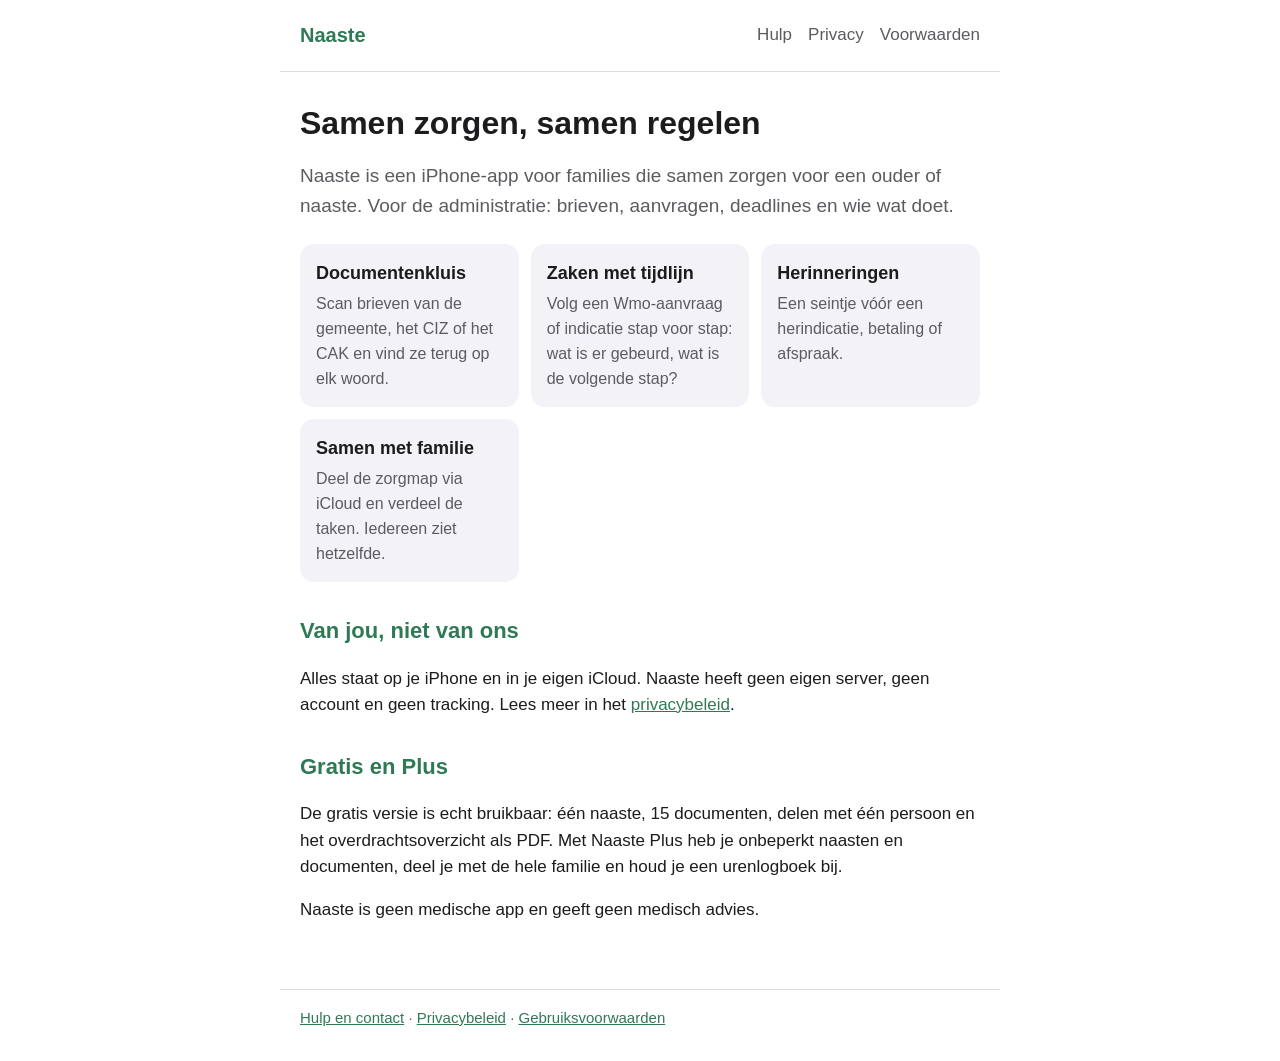
<file: site/index.html>
<!doctype html>
<html lang="nl">
<head>
  <meta charset="utf-8">
  <meta name="viewport" content="width=device-width, initial-scale=1">
  <title>Naaste – samen de zorgadministratie regelen</title>
  <meta name="description" content="Naaste is een iPhone-app voor families die samen zorgen voor een ouder of naaste: documenten, aanvragen, deadlines en taken op één plek. Geen account, geen server, geen tracking.">
  <link rel="stylesheet" href="style.css">
</head>
<body>
  <header>
    <a class="merk" href="./">Naaste</a>
    <nav>
      <a href="support.html">Hulp</a>
      <a href="privacy.html">Privacy</a>
      <a href="voorwaarden.html">Voorwaarden</a>
    </nav>
  </header>

  <main>
    <h1>Samen zorgen, samen regelen</h1>
    <p class="intro">Naaste is een iPhone-app voor families die samen zorgen voor een ouder of naaste. Voor de administratie: brieven, aanvragen, deadlines en wie wat doet.</p>

    <div class="kaarten">
      <div class="kaart">
        <h3>Documentenkluis</h3>
        <p>Scan brieven van de gemeente, het CIZ of het CAK en vind ze terug op elk woord.</p>
      </div>
      <div class="kaart">
        <h3>Zaken met tijdlijn</h3>
        <p>Volg een Wmo-aanvraag of indicatie stap voor stap: wat is er gebeurd, wat is de volgende stap?</p>
      </div>
      <div class="kaart">
        <h3>Herinneringen</h3>
        <p>Een seintje vóór een herindicatie, betaling of afspraak.</p>
      </div>
      <div class="kaart">
        <h3>Samen met familie</h3>
        <p>Deel de zorgmap via iCloud en verdeel de taken. Iedereen ziet hetzelfde.</p>
      </div>
    </div>

    <h2>Van jou, niet van ons</h2>
    <p>Alles staat op je iPhone en in je eigen iCloud. Naaste heeft geen eigen server, geen account en geen tracking. Lees meer in het <a href="privacy.html">privacybeleid</a>.</p>

    <h2>Gratis en Plus</h2>
    <p>De gratis versie is echt bruikbaar: één naaste, 15 documenten, delen met één persoon en het overdrachtsoverzicht als PDF. Met Naaste Plus heb je onbeperkt naasten en documenten, deel je met de hele familie en houd je een urenlogboek bij.</p>

    <p>Naaste is geen medische app en geeft geen medisch advies.</p>
  </main>

  <footer>
    <a href="support.html">Hulp en contact</a> · <a href="privacy.html">Privacybeleid</a> · <a href="voorwaarden.html">Gebruiksvoorwaarden</a>
  </footer>
</body>
</html>
</file>
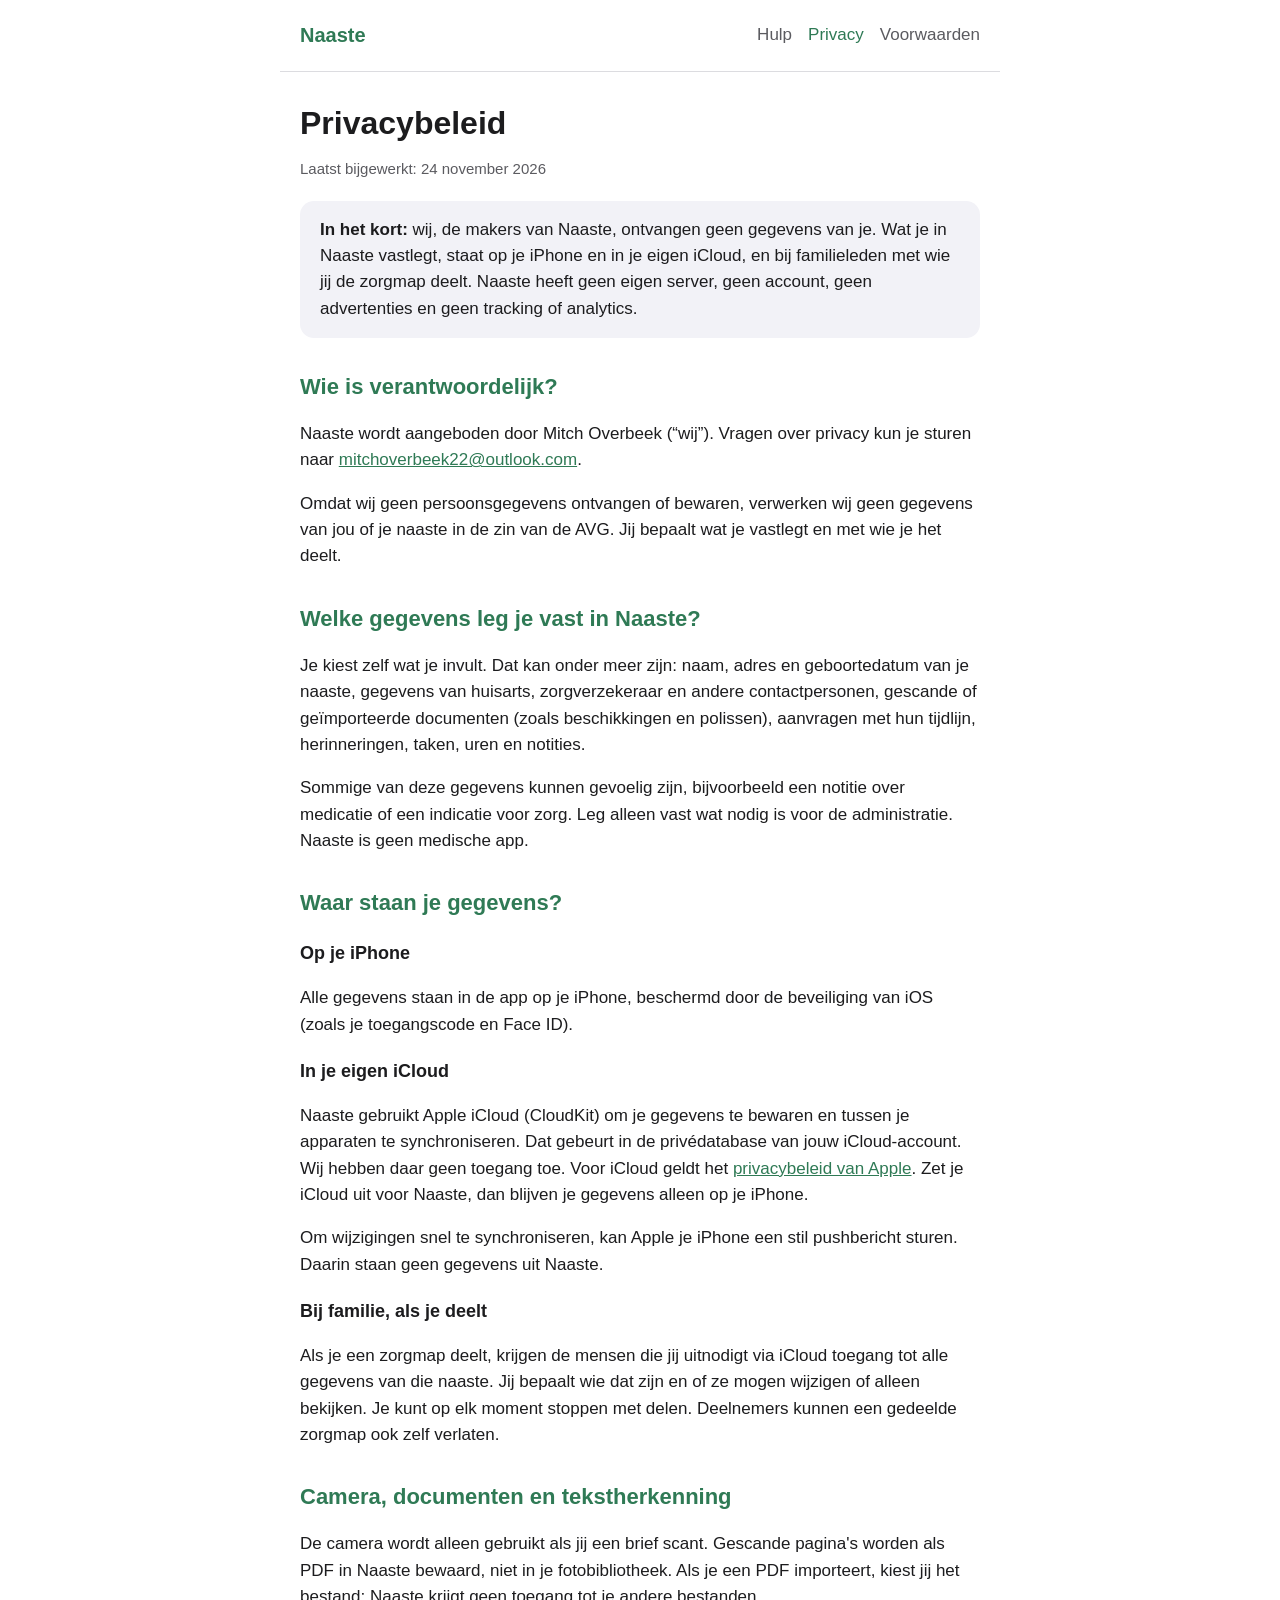
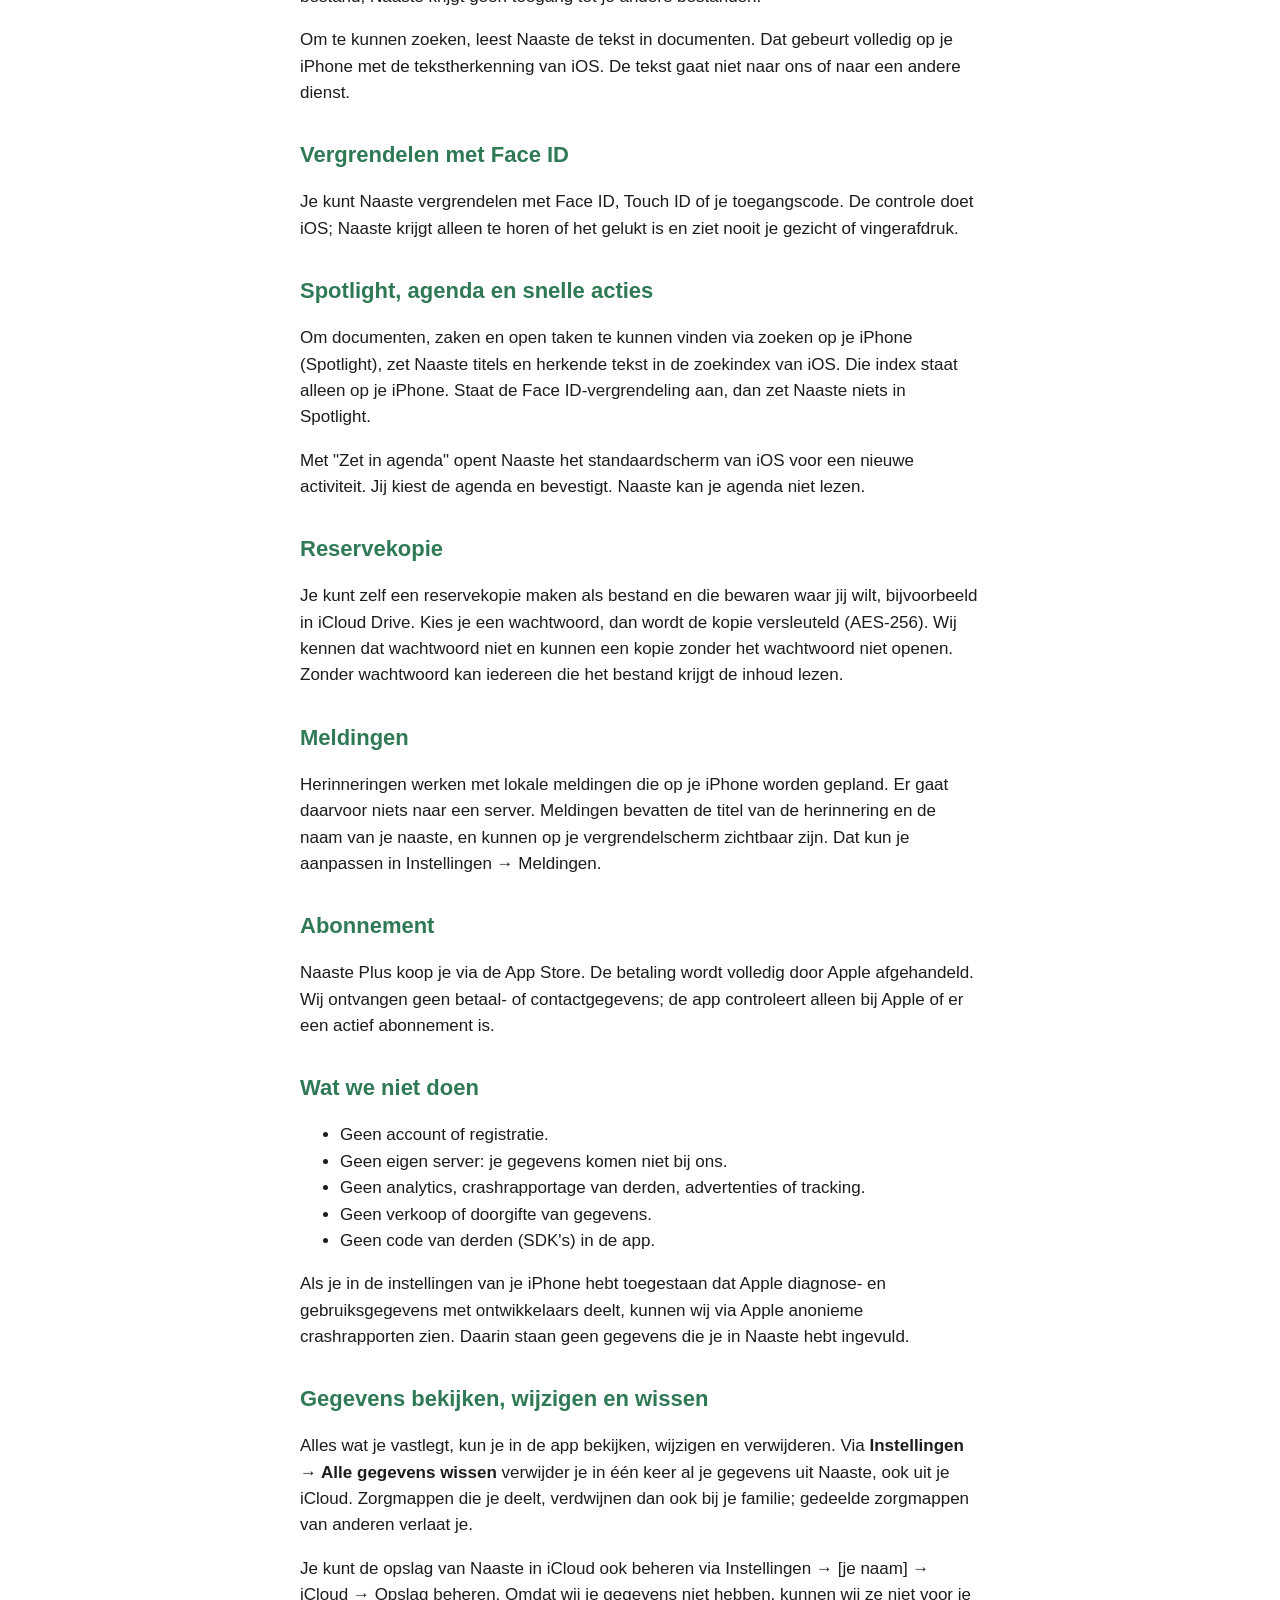
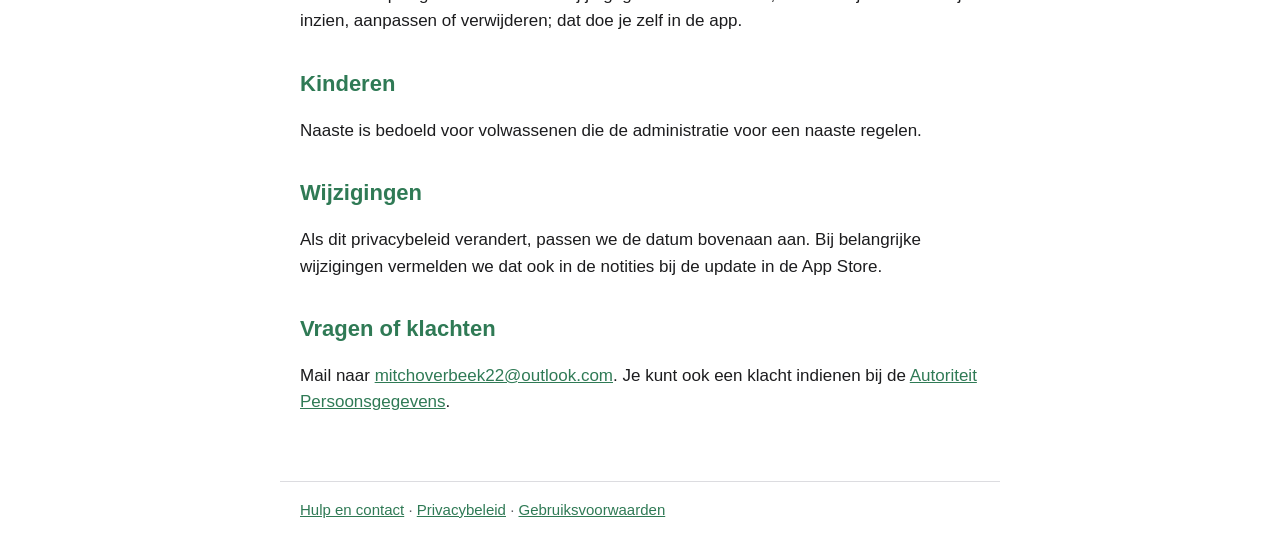
<file: site/privacy.html>
<!doctype html>
<html lang="nl">
<head>
  <meta charset="utf-8">
  <meta name="viewport" content="width=device-width, initial-scale=1">
  <title>Privacybeleid – Naaste</title>
  <meta name="description" content="Hoe de app Naaste met je gegevens omgaat: alles op je iPhone en in je eigen iCloud, geen server, geen tracking.">
  <link rel="stylesheet" href="style.css">
</head>
<body>
  <header>
    <a class="merk" href="./">Naaste</a>
    <nav>
      <a href="support.html">Hulp</a>
      <a href="privacy.html" aria-current="page">Privacy</a>
      <a href="voorwaarden.html">Voorwaarden</a>
    </nav>
  </header>

  <main>
    <h1>Privacybeleid</h1>
    <p class="datum">Laatst bijgewerkt: 24 november 2026</p>

    <div class="kader">
      <strong>In het kort:</strong> wij, de makers van Naaste, ontvangen geen gegevens van je. Wat je in Naaste vastlegt, staat op je iPhone en in je eigen iCloud, en bij familieleden met wie jij de zorgmap deelt. Naaste heeft geen eigen server, geen account, geen advertenties en geen tracking of analytics.
    </div>

    <h2>Wie is verantwoordelijk?</h2>
    <p>Naaste wordt aangeboden door Mitch Overbeek (“wij”). Vragen over privacy kun je sturen naar <a href="mailto:mitchoverbeek22@outlook.com">mitchoverbeek22@outlook.com</a>.</p>
    <p>Omdat wij geen persoonsgegevens ontvangen of bewaren, verwerken wij geen gegevens van jou of je naaste in de zin van de AVG. Jij bepaalt wat je vastlegt en met wie je het deelt.</p>

    <h2>Welke gegevens leg je vast in Naaste?</h2>
    <p>Je kiest zelf wat je invult. Dat kan onder meer zijn: naam, adres en geboortedatum van je naaste, gegevens van huisarts, zorgverzekeraar en andere contactpersonen, gescande of geïmporteerde documenten (zoals beschikkingen en polissen), aanvragen met hun tijdlijn, herinneringen, taken, uren en notities.</p>
    <p>Sommige van deze gegevens kunnen gevoelig zijn, bijvoorbeeld een notitie over medicatie of een indicatie voor zorg. Leg alleen vast wat nodig is voor de administratie. Naaste is geen medische app.</p>

    <h2>Waar staan je gegevens?</h2>
    <h3>Op je iPhone</h3>
    <p>Alle gegevens staan in de app op je iPhone, beschermd door de beveiliging van iOS (zoals je toegangscode en Face ID).</p>
    <h3>In je eigen iCloud</h3>
    <p>Naaste gebruikt Apple iCloud (CloudKit) om je gegevens te bewaren en tussen je apparaten te synchroniseren. Dat gebeurt in de privédatabase van jouw iCloud-account. Wij hebben daar geen toegang toe. Voor iCloud geldt het <a href="https://www.apple.com/nl/legal/privacy/">privacybeleid van Apple</a>. Zet je iCloud uit voor Naaste, dan blijven je gegevens alleen op je iPhone.</p>
    <p>Om wijzigingen snel te synchroniseren, kan Apple je iPhone een stil pushbericht sturen. Daarin staan geen gegevens uit Naaste.</p>
    <h3>Bij familie, als je deelt</h3>
    <p>Als je een zorgmap deelt, krijgen de mensen die jij uitnodigt via iCloud toegang tot alle gegevens van die naaste. Jij bepaalt wie dat zijn en of ze mogen wijzigen of alleen bekijken. Je kunt op elk moment stoppen met delen. Deelnemers kunnen een gedeelde zorgmap ook zelf verlaten.</p>

    <h2>Camera, documenten en tekstherkenning</h2>
    <p>De camera wordt alleen gebruikt als jij een brief scant. Gescande pagina's worden als PDF in Naaste bewaard, niet in je fotobibliotheek. Als je een PDF importeert, kiest jij het bestand; Naaste krijgt geen toegang tot je andere bestanden.</p>
    <p>Om te kunnen zoeken, leest Naaste de tekst in documenten. Dat gebeurt volledig op je iPhone met de tekstherkenning van iOS. De tekst gaat niet naar ons of naar een andere dienst.</p>

    <h2>Vergrendelen met Face ID</h2>
    <p>Je kunt Naaste vergrendelen met Face ID, Touch ID of je toegangscode. De controle doet iOS; Naaste krijgt alleen te horen of het gelukt is en ziet nooit je gezicht of vingerafdruk.</p>

    <h2>Spotlight, agenda en snelle acties</h2>
    <p>Om documenten, zaken en open taken te kunnen vinden via zoeken op je iPhone (Spotlight), zet Naaste titels en herkende tekst in de zoekindex van iOS. Die index staat alleen op je iPhone. Staat de Face ID-vergrendeling aan, dan zet Naaste niets in Spotlight.</p>
    <p>Met "Zet in agenda" opent Naaste het standaardscherm van iOS voor een nieuwe activiteit. Jij kiest de agenda en bevestigt. Naaste kan je agenda niet lezen.</p>

    <h2>Reservekopie</h2>
    <p>Je kunt zelf een reservekopie maken als bestand en die bewaren waar jij wilt, bijvoorbeeld in iCloud Drive. Kies je een wachtwoord, dan wordt de kopie versleuteld (AES-256). Wij kennen dat wachtwoord niet en kunnen een kopie zonder het wachtwoord niet openen. Zonder wachtwoord kan iedereen die het bestand krijgt de inhoud lezen.</p>

    <h2>Meldingen</h2>
    <p>Herinneringen werken met lokale meldingen die op je iPhone worden gepland. Er gaat daarvoor niets naar een server. Meldingen bevatten de titel van de herinnering en de naam van je naaste, en kunnen op je vergrendelscherm zichtbaar zijn. Dat kun je aanpassen in Instellingen → Meldingen.</p>

    <h2>Abonnement</h2>
    <p>Naaste Plus koop je via de App Store. De betaling wordt volledig door Apple afgehandeld. Wij ontvangen geen betaal- of contactgegevens; de app controleert alleen bij Apple of er een actief abonnement is.</p>

    <h2>Wat we niet doen</h2>
    <ul>
      <li>Geen account of registratie.</li>
      <li>Geen eigen server: je gegevens komen niet bij ons.</li>
      <li>Geen analytics, crashrapportage van derden, advertenties of tracking.</li>
      <li>Geen verkoop of doorgifte van gegevens.</li>
      <li>Geen code van derden (SDK's) in de app.</li>
    </ul>
    <p>Als je in de instellingen van je iPhone hebt toegestaan dat Apple diagnose- en gebruiksgegevens met ontwikkelaars deelt, kunnen wij via Apple anonieme crashrapporten zien. Daarin staan geen gegevens die je in Naaste hebt ingevuld.</p>

    <h2>Gegevens bekijken, wijzigen en wissen</h2>
    <p>Alles wat je vastlegt, kun je in de app bekijken, wijzigen en verwijderen. Via <strong>Instellingen → Alle gegevens wissen</strong> verwijder je in één keer al je gegevens uit Naaste, ook uit je iCloud. Zorgmappen die je deelt, verdwijnen dan ook bij je familie; gedeelde zorgmappen van anderen verlaat je.</p>
    <p>Je kunt de opslag van Naaste in iCloud ook beheren via Instellingen → [je naam] → iCloud → Opslag beheren. Omdat wij je gegevens niet hebben, kunnen wij ze niet voor je inzien, aanpassen of verwijderen; dat doe je zelf in de app.</p>

    <h2>Kinderen</h2>
    <p>Naaste is bedoeld voor volwassenen die de administratie voor een naaste regelen.</p>

    <h2>Wijzigingen</h2>
    <p>Als dit privacybeleid verandert, passen we de datum bovenaan aan. Bij belangrijke wijzigingen vermelden we dat ook in de notities bij de update in de App Store.</p>

    <h2>Vragen of klachten</h2>
    <p>Mail naar <a href="mailto:mitchoverbeek22@outlook.com">mitchoverbeek22@outlook.com</a>. Je kunt ook een klacht indienen bij de <a href="https://autoriteitpersoonsgegevens.nl">Autoriteit Persoonsgegevens</a>.</p>
  </main>

  <footer>
    <a href="support.html">Hulp en contact</a> · <a href="privacy.html">Privacybeleid</a> · <a href="voorwaarden.html">Gebruiksvoorwaarden</a>
  </footer>
</body>
</html>
</file>
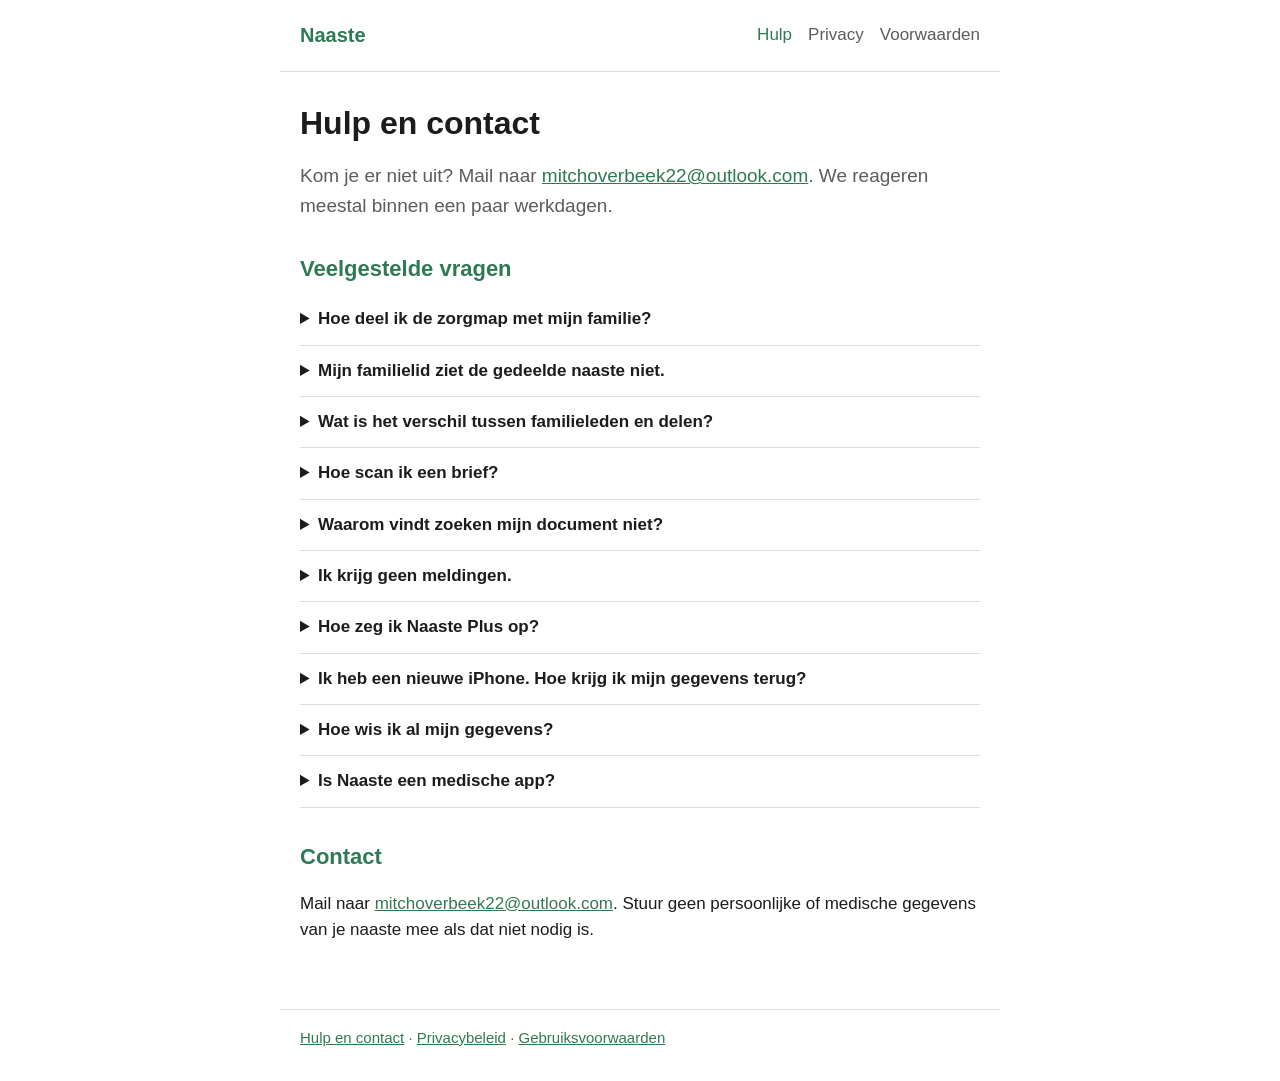
<file: site/support.html>
<!doctype html>
<html lang="nl">
<head>
  <meta charset="utf-8">
  <meta name="viewport" content="width=device-width, initial-scale=1">
  <title>Hulp en contact – Naaste</title>
  <meta name="description" content="Veelgestelde vragen over de app Naaste: delen met familie, documenten scannen, meldingen, abonnement en gegevens wissen.">
  <link rel="stylesheet" href="style.css">
</head>
<body>
  <header>
    <a class="merk" href="./">Naaste</a>
    <nav>
      <a href="support.html" aria-current="page">Hulp</a>
      <a href="privacy.html">Privacy</a>
      <a href="voorwaarden.html">Voorwaarden</a>
    </nav>
  </header>

  <main>
    <h1>Hulp en contact</h1>
    <p class="intro">Kom je er niet uit? Mail naar <a href="mailto:mitchoverbeek22@outlook.com">mitchoverbeek22@outlook.com</a>. We reageren meestal binnen een paar werkdagen.</p>

    <h2>Veelgestelde vragen</h2>

    <details>
      <summary>Hoe deel ik de zorgmap met mijn familie?</summary>
      <p>Ga naar Instellingen → Delen met familie → Familielid uitnodigen en stuur de uitnodiging via Berichten of Mail. Je familielid heeft een iPhone met een Apple ID, iCloud en de app Naaste nodig. Na het openen van de link verschijnt de naaste in het menu rechtsboven in Overzicht.</p>
    </details>

    <details>
      <summary>Mijn familielid ziet de gedeelde naaste niet.</summary>
      <p>Controleer of jullie allebei bij iCloud zijn ingelogd en internet hebben, en of iCloud voor Naaste aan staat (Instellingen → [je naam] → iCloud). Open de uitnodigingslink opnieuw op de iPhone van het familielid. Synchroniseren kan soms een paar minuten duren.</p>
    </details>

    <details>
      <summary>Wat is het verschil tussen familieleden en delen?</summary>
      <p>Familieleden zijn naamkaartjes, zodat je kunt bijhouden wie welke taak doet of welke uren maakt. Daarvoor is geen account nodig. Delen is echt samenwerken: iedereen ziet en wijzigt dezelfde gegevens op de eigen iPhone.</p>
    </details>

    <details>
      <summary>Hoe scan ik een brief?</summary>
      <p>Ga naar Documenten, tik op + en kies Scan een brief. Houd de iPhone boven de brief; de randen worden automatisch herkend. Je kunt meerdere pagina's achter elkaar scannen. Daarna kies je een titel en een map.</p>
    </details>

    <details>
      <summary>Waarom vindt zoeken mijn document niet?</summary>
      <p>Na het toevoegen leest Naaste de tekst op de achtergrond; dat kan even duren bij lange documenten. Bij een onscherpe of scheve scan kan de tekst niet goed gelezen worden. Bekijk het document en kies ⋯ → Gegevens en herkende tekst om te zien wat er gelezen is.</p>
    </details>

    <details>
      <summary>Ik krijg geen meldingen.</summary>
      <p>Controleer in Instellingen → Meldingen → Naaste of meldingen aan staan. Bij een herinnering kies je hoeveel dagen vooraf je een seintje wilt; op de dag zelf komt er ook een, om 9:00 of een uur voor een afspraak met tijdstip. De voorbeeld-naaste krijgt nooit meldingen.</p>
    </details>

    <details>
      <summary>Hoe zeg ik Naaste Plus op?</summary>
      <p>In Naaste via Instellingen → Abonnement beheren of opzeggen, of op je iPhone via Instellingen → [je naam] → Abonnementen. Doe dat minstens 24 uur voor het einde van de periode. Je gegevens blijven daarna gewoon beschikbaar.</p>
    </details>

    <details>
      <summary>Ik heb een nieuwe iPhone. Hoe krijg ik mijn gegevens terug?</summary>
      <p>Log in met hetzelfde Apple ID en zorg dat iCloud aan staat. Installeer Naaste; je gegevens worden vanuit iCloud teruggezet. Heb je Plus? Kies dan in Instellingen → Aankopen herstellen.</p>
    </details>

    <details>
      <summary>Hoe wis ik al mijn gegevens?</summary>
      <p>Ga naar Instellingen → Alle gegevens wissen. Dit verwijdert al je naasten, ook uit iCloud en bij familie met wie je deelt. Dit kan niet ongedaan worden gemaakt.</p>
    </details>

    <details>
      <summary>Is Naaste een medische app?</summary>
      <p>Nee. Naaste is voor de administratie rond de zorg: brieven, aanvragen, afspraken en taken. Medische vragen horen bij de huisarts of andere zorgverleners.</p>
    </details>

    <h2>Contact</h2>
    <p>Mail naar <a href="mailto:mitchoverbeek22@outlook.com">mitchoverbeek22@outlook.com</a>. Stuur geen persoonlijke of medische gegevens van je naaste mee als dat niet nodig is.</p>
  </main>

  <footer>
    <a href="support.html">Hulp en contact</a> · <a href="privacy.html">Privacybeleid</a> · <a href="voorwaarden.html">Gebruiksvoorwaarden</a>
  </footer>
</body>
</html>
</file>
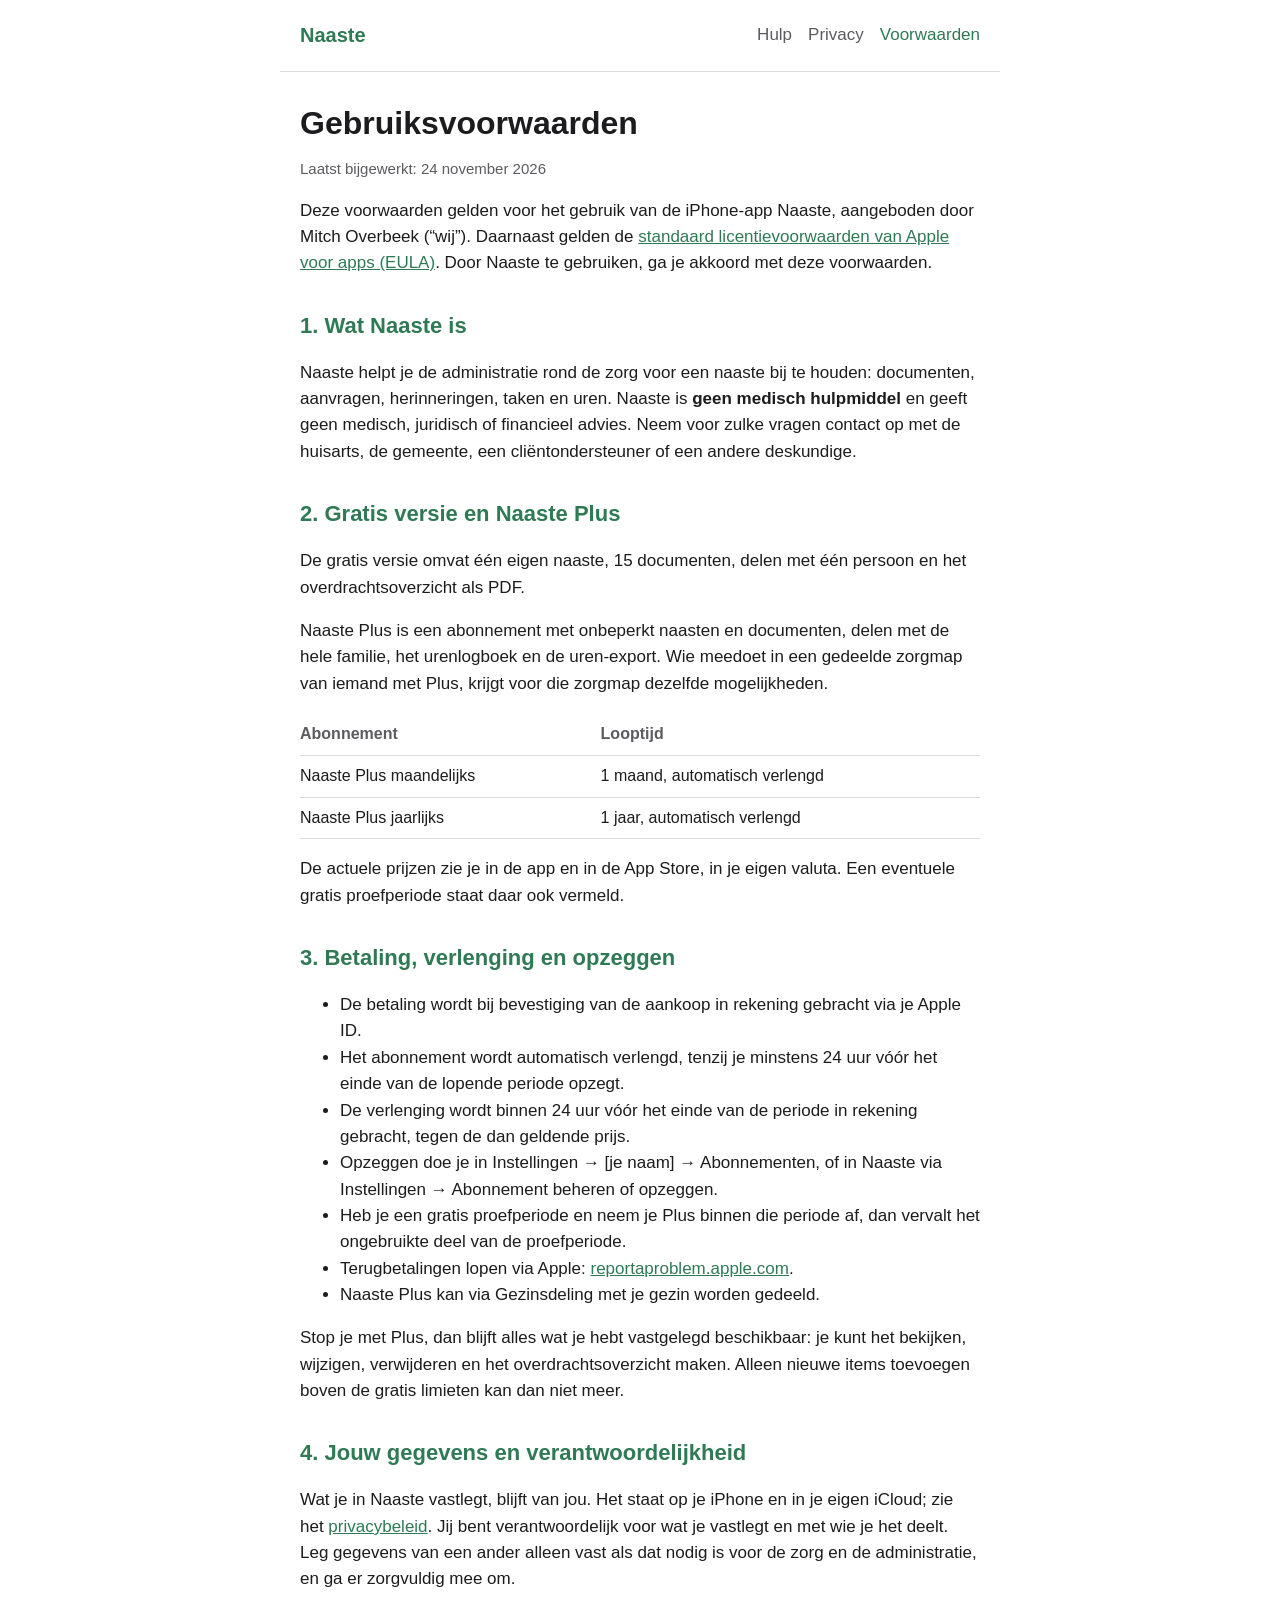
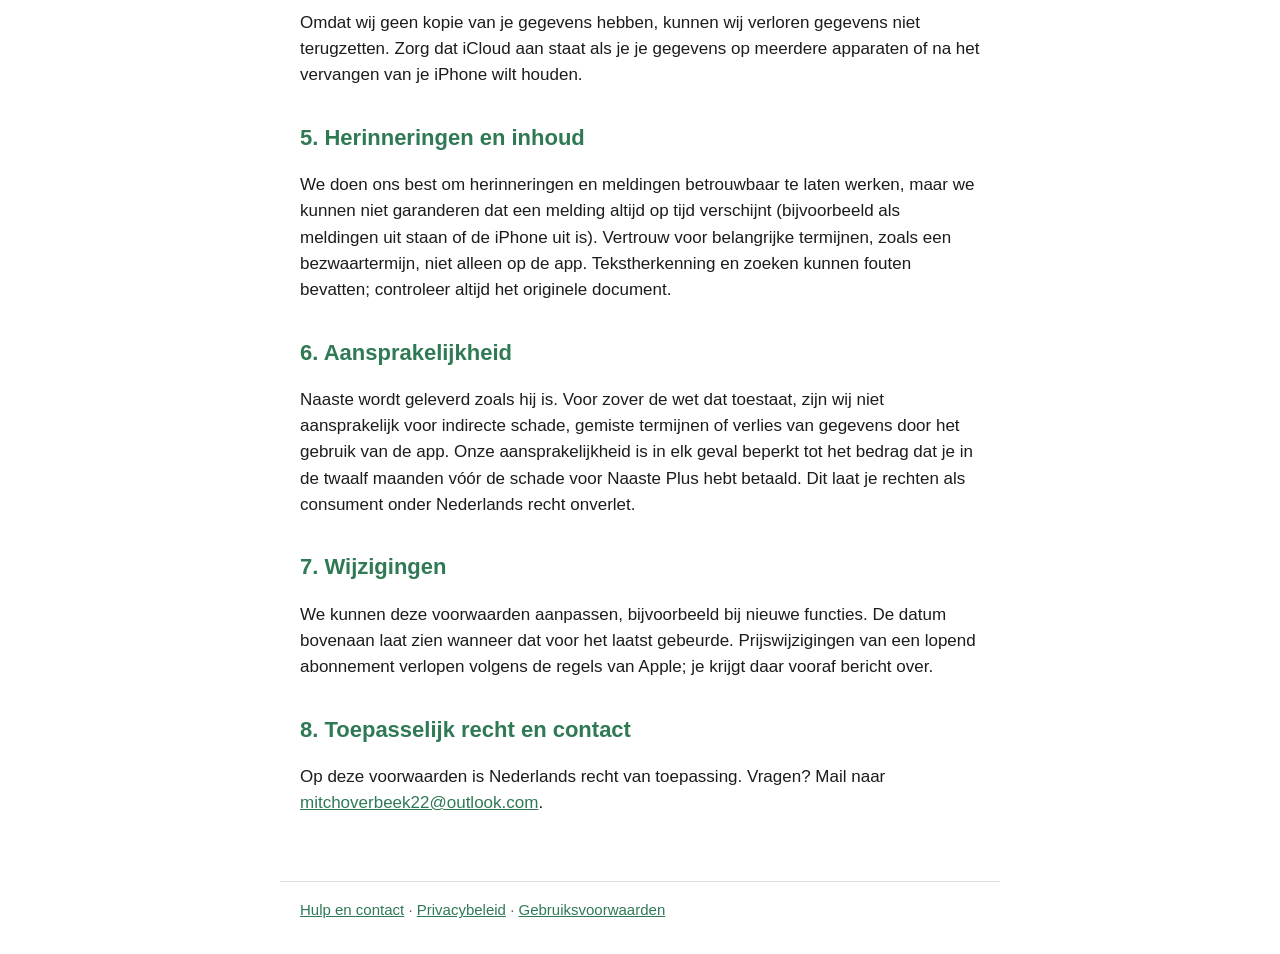
<file: site/voorwaarden.html>
<!doctype html>
<html lang="nl">
<head>
  <meta charset="utf-8">
  <meta name="viewport" content="width=device-width, initial-scale=1">
  <title>Gebruiksvoorwaarden – Naaste</title>
  <meta name="description" content="Gebruiksvoorwaarden van de app Naaste en het abonnement Naaste Plus.">
  <link rel="stylesheet" href="style.css">
</head>
<body>
  <header>
    <a class="merk" href="./">Naaste</a>
    <nav>
      <a href="support.html">Hulp</a>
      <a href="privacy.html">Privacy</a>
      <a href="voorwaarden.html" aria-current="page">Voorwaarden</a>
    </nav>
  </header>

  <main>
    <h1>Gebruiksvoorwaarden</h1>
    <p class="datum">Laatst bijgewerkt: 24 november 2026</p>

    <p>Deze voorwaarden gelden voor het gebruik van de iPhone-app Naaste, aangeboden door Mitch Overbeek (“wij”). Daarnaast gelden de <a href="https://www.apple.com/legal/internet-services/itunes/dev/stdeula/">standaard licentievoorwaarden van Apple voor apps (EULA)</a>. Door Naaste te gebruiken, ga je akkoord met deze voorwaarden.</p>

    <h2>1. Wat Naaste is</h2>
    <p>Naaste helpt je de administratie rond de zorg voor een naaste bij te houden: documenten, aanvragen, herinneringen, taken en uren. Naaste is <strong>geen medisch hulpmiddel</strong> en geeft geen medisch, juridisch of financieel advies. Neem voor zulke vragen contact op met de huisarts, de gemeente, een cliëntondersteuner of een andere deskundige.</p>

    <h2>2. Gratis versie en Naaste Plus</h2>
    <p>De gratis versie omvat één eigen naaste, 15 documenten, delen met één persoon en het overdrachtsoverzicht als PDF.</p>
    <p>Naaste Plus is een abonnement met onbeperkt naasten en documenten, delen met de hele familie, het urenlogboek en de uren-export. Wie meedoet in een gedeelde zorgmap van iemand met Plus, krijgt voor die zorgmap dezelfde mogelijkheden.</p>
    <table>
      <tr><th>Abonnement</th><th>Looptijd</th></tr>
      <tr><td>Naaste Plus maandelijks</td><td>1 maand, automatisch verlengd</td></tr>
      <tr><td>Naaste Plus jaarlijks</td><td>1 jaar, automatisch verlengd</td></tr>
    </table>
    <p>De actuele prijzen zie je in de app en in de App Store, in je eigen valuta. Een eventuele gratis proefperiode staat daar ook vermeld.</p>

    <h2>3. Betaling, verlenging en opzeggen</h2>
    <ul>
      <li>De betaling wordt bij bevestiging van de aankoop in rekening gebracht via je Apple ID.</li>
      <li>Het abonnement wordt automatisch verlengd, tenzij je minstens 24 uur vóór het einde van de lopende periode opzegt.</li>
      <li>De verlenging wordt binnen 24 uur vóór het einde van de periode in rekening gebracht, tegen de dan geldende prijs.</li>
      <li>Opzeggen doe je in Instellingen → [je naam] → Abonnementen, of in Naaste via Instellingen → Abonnement beheren of opzeggen.</li>
      <li>Heb je een gratis proefperiode en neem je Plus binnen die periode af, dan vervalt het ongebruikte deel van de proefperiode.</li>
      <li>Terugbetalingen lopen via Apple: <a href="https://reportaproblem.apple.com">reportaproblem.apple.com</a>.</li>
      <li>Naaste Plus kan via Gezinsdeling met je gezin worden gedeeld.</li>
    </ul>
    <p>Stop je met Plus, dan blijft alles wat je hebt vastgelegd beschikbaar: je kunt het bekijken, wijzigen, verwijderen en het overdrachtsoverzicht maken. Alleen nieuwe items toevoegen boven de gratis limieten kan dan niet meer.</p>

    <h2>4. Jouw gegevens en verantwoordelijkheid</h2>
    <p>Wat je in Naaste vastlegt, blijft van jou. Het staat op je iPhone en in je eigen iCloud; zie het <a href="privacy.html">privacybeleid</a>. Jij bent verantwoordelijk voor wat je vastlegt en met wie je het deelt. Leg gegevens van een ander alleen vast als dat nodig is voor de zorg en de administratie, en ga er zorgvuldig mee om.</p>
    <p>Omdat wij geen kopie van je gegevens hebben, kunnen wij verloren gegevens niet terugzetten. Zorg dat iCloud aan staat als je je gegevens op meerdere apparaten of na het vervangen van je iPhone wilt houden.</p>

    <h2>5. Herinneringen en inhoud</h2>
    <p>We doen ons best om herinneringen en meldingen betrouwbaar te laten werken, maar we kunnen niet garanderen dat een melding altijd op tijd verschijnt (bijvoorbeeld als meldingen uit staan of de iPhone uit is). Vertrouw voor belangrijke termijnen, zoals een bezwaartermijn, niet alleen op de app. Tekstherkenning en zoeken kunnen fouten bevatten; controleer altijd het originele document.</p>

    <h2>6. Aansprakelijkheid</h2>
    <p>Naaste wordt geleverd zoals hij is. Voor zover de wet dat toestaat, zijn wij niet aansprakelijk voor indirecte schade, gemiste termijnen of verlies van gegevens door het gebruik van de app. Onze aansprakelijkheid is in elk geval beperkt tot het bedrag dat je in de twaalf maanden vóór de schade voor Naaste Plus hebt betaald. Dit laat je rechten als consument onder Nederlands recht onverlet.</p>

    <h2>7. Wijzigingen</h2>
    <p>We kunnen deze voorwaarden aanpassen, bijvoorbeeld bij nieuwe functies. De datum bovenaan laat zien wanneer dat voor het laatst gebeurde. Prijswijzigingen van een lopend abonnement verlopen volgens de regels van Apple; je krijgt daar vooraf bericht over.</p>

    <h2>8. Toepasselijk recht en contact</h2>
    <p>Op deze voorwaarden is Nederlands recht van toepassing. Vragen? Mail naar <a href="mailto:mitchoverbeek22@outlook.com">mitchoverbeek22@outlook.com</a>.</p>
  </main>

  <footer>
    <a href="support.html">Hulp en contact</a> · <a href="privacy.html">Privacybeleid</a> · <a href="voorwaarden.html">Gebruiksvoorwaarden</a>
  </footer>
</body>
</html>
</file>
<file: site/style.css>
:root {
  --tekst: #1c1c1e;
  --zacht: #5b5b60;
  --achtergrond: #ffffff;
  --vlak: #f2f2f7;
  --accent: #2f7a55;
  --rand: #dcdce0;
}

@media (prefers-color-scheme: dark) {
  :root {
    --tekst: #f2f2f7;
    --zacht: #aeaeb2;
    --achtergrond: #000000;
    --vlak: #1c1c1e;
    --accent: #6fcf9f;
    --rand: #38383a;
  }
}

* { box-sizing: border-box; }

body {
  margin: 0;
  background: var(--achtergrond);
  color: var(--tekst);
  font: 17px/1.55 -apple-system, BlinkMacSystemFont, "Segoe UI", Roboto, Helvetica, Arial, sans-serif;
  -webkit-text-size-adjust: 100%;
}

header, main, footer {
  max-width: 720px;
  margin: 0 auto;
  padding: 0 20px;
}

header {
  display: flex;
  align-items: center;
  justify-content: space-between;
  gap: 16px;
  padding-top: 20px;
  padding-bottom: 20px;
  border-bottom: 1px solid var(--rand);
}

header a.merk {
  font-weight: 700;
  font-size: 20px;
  color: var(--accent);
  text-decoration: none;
}

nav { display: flex; flex-wrap: wrap; gap: 4px 16px; }
nav a { color: var(--zacht); text-decoration: none; }
nav a:hover, nav a[aria-current="page"] { color: var(--accent); }

main { padding-top: 24px; padding-bottom: 48px; }

h1 { font-size: 32px; line-height: 1.2; margin: 8px 0 12px; }
h2 { font-size: 22px; margin: 32px 0 8px; color: var(--accent); }
h3 { font-size: 18px; margin: 20px 0 4px; }

p.intro { font-size: 19px; color: var(--zacht); }
.datum { color: var(--zacht); font-size: 15px; }

a { color: var(--accent); }

.kaarten {
  display: grid;
  grid-template-columns: repeat(auto-fit, minmax(200px, 1fr));
  gap: 12px;
  margin: 24px 0;
}
.kaart {
  background: var(--vlak);
  border-radius: 14px;
  padding: 16px;
}
.kaart h3 { margin-top: 0; }
.kaart p { margin: 0; color: var(--zacht); font-size: 16px; }

.kader {
  background: var(--vlak);
  border-radius: 14px;
  padding: 16px 20px;
  margin: 20px 0;
}

table { border-collapse: collapse; width: 100%; margin: 12px 0; font-size: 16px; }
th, td { text-align: left; padding: 8px 8px 8px 0; border-bottom: 1px solid var(--rand); vertical-align: top; }
th { color: var(--zacht); font-weight: 600; }

details { border-bottom: 1px solid var(--rand); padding: 12px 0; }
summary { cursor: pointer; font-weight: 600; }
details p { margin: 8px 0 0; }

footer {
  border-top: 1px solid var(--rand);
  padding-top: 16px;
  padding-bottom: 32px;
  color: var(--zacht);
  font-size: 15px;
}
</file>
